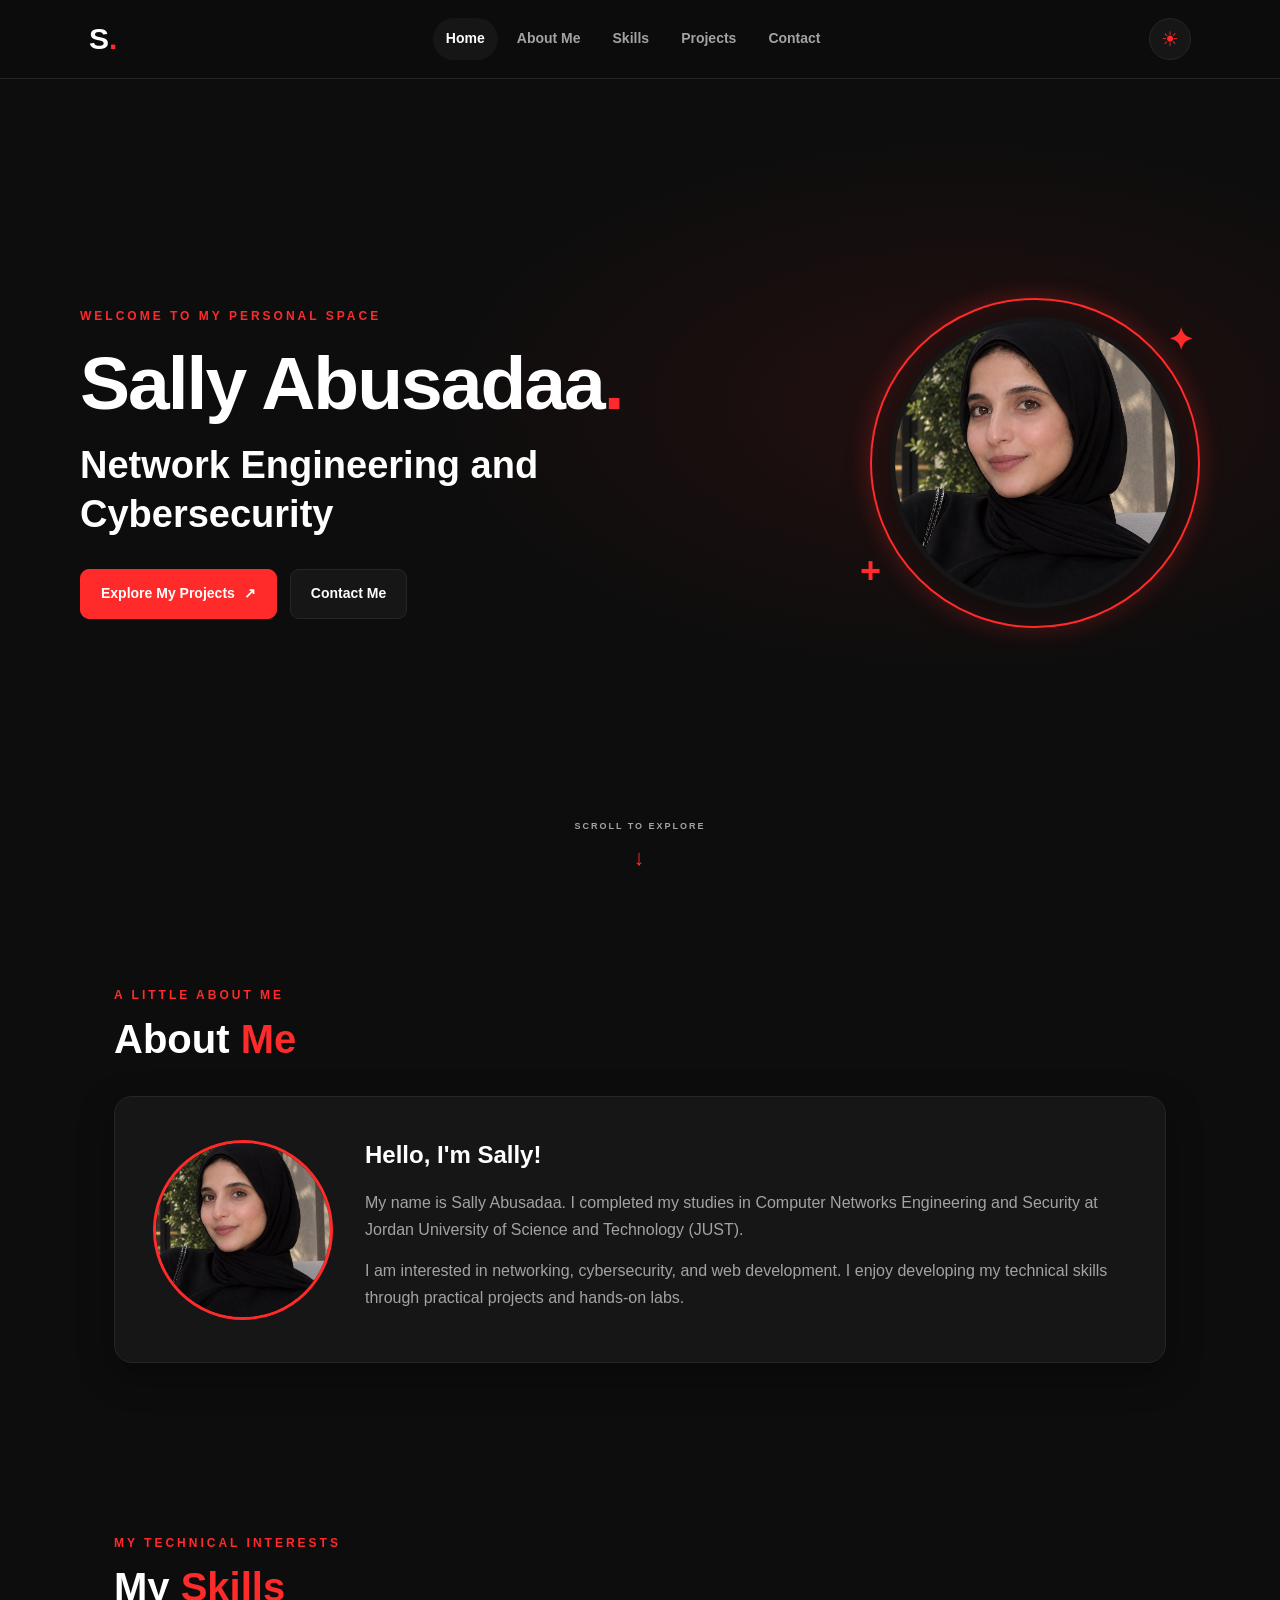
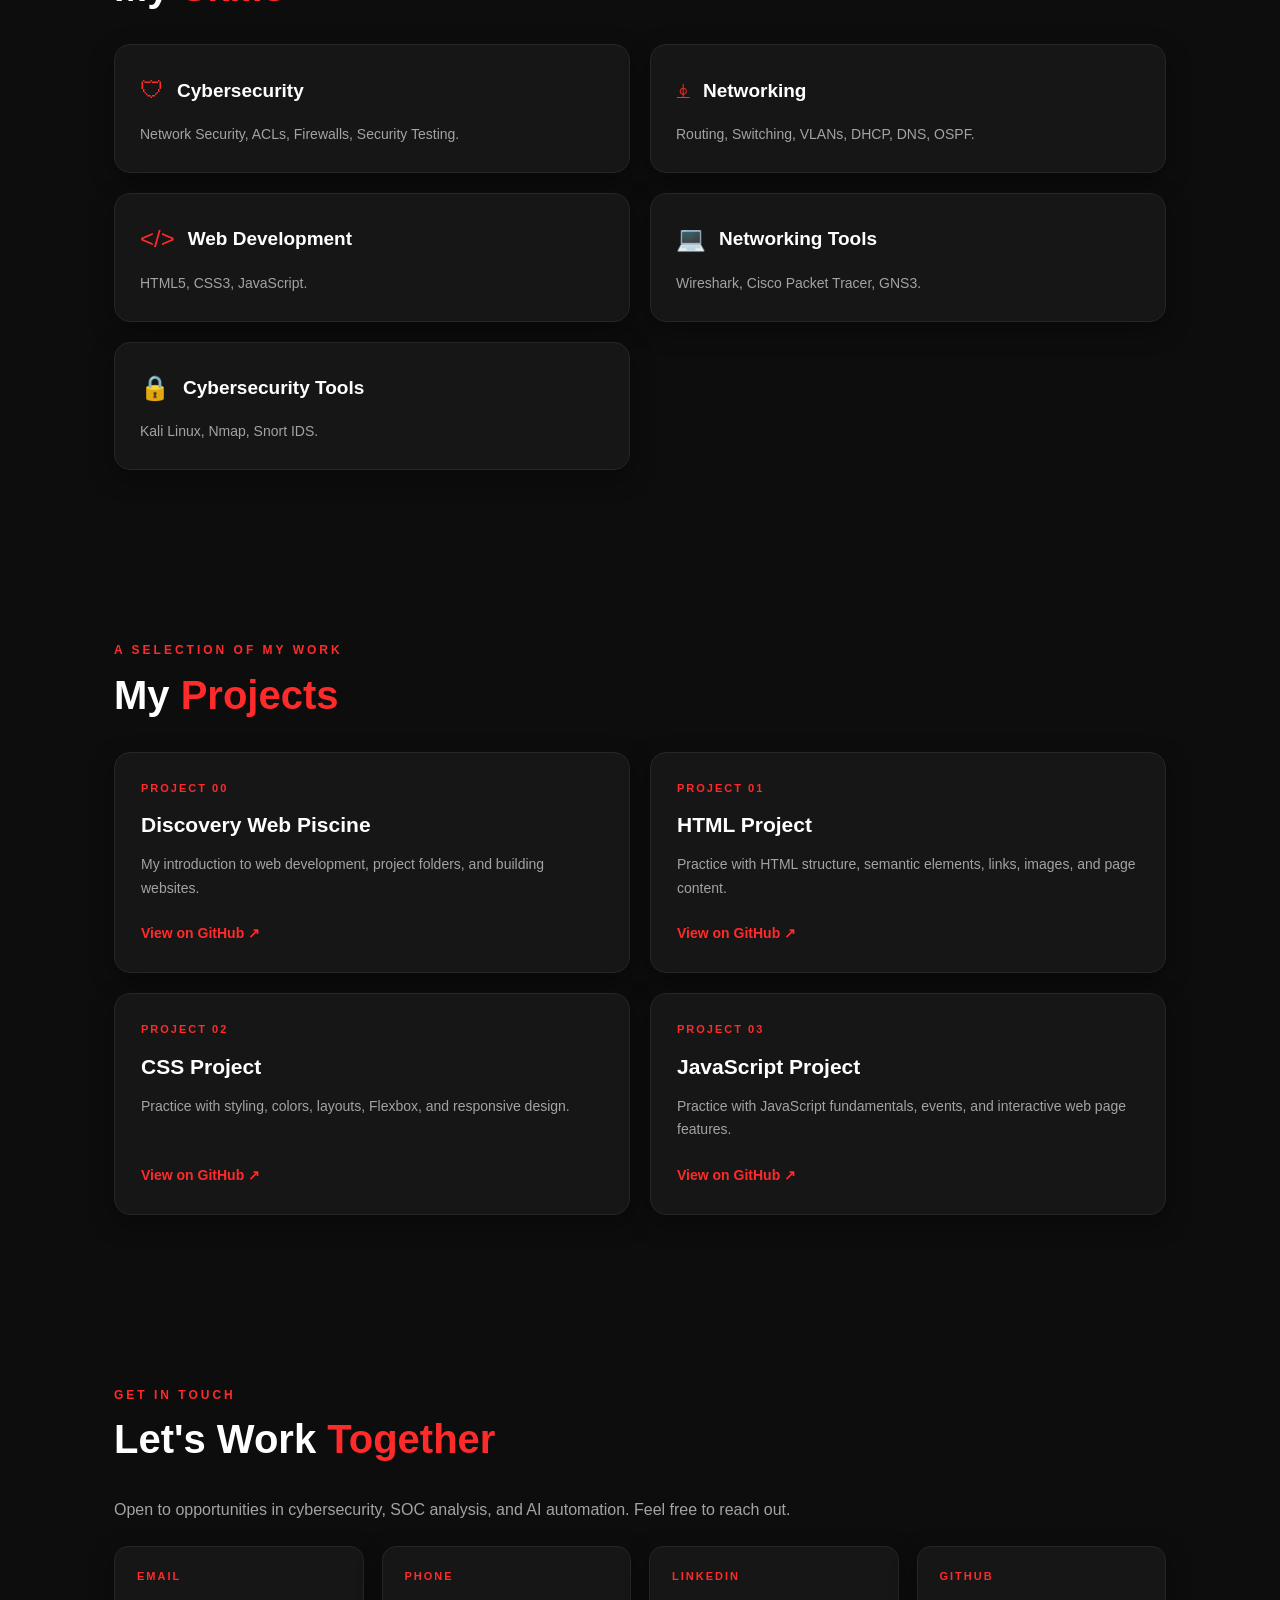
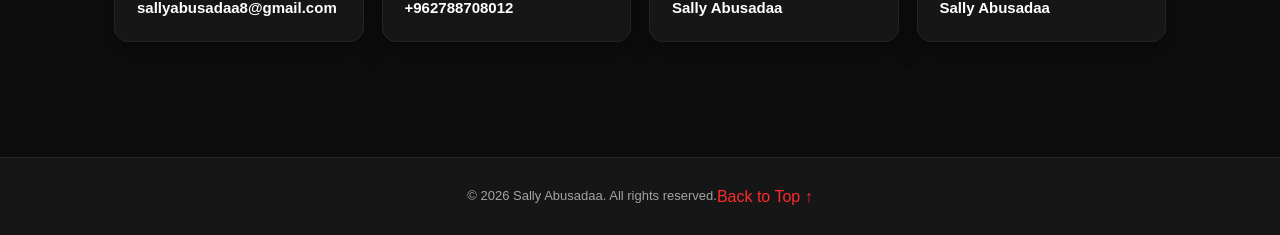
<file: index.html>
<!DOCTYPE html>
<html lang="en">
<head>
    <meta charset="UTF-8">
    <meta name="viewport" content="width=device-width, initial-scale=1.0">
    <meta name="description" content="Sally Abusadaa's personal portfolio in networking, cybersecurity, and web development.">
    <title>Sally Abusadaa | Personal Portfolio</title>
    <link rel="stylesheet" href="style.css">
    <script src="script.js" defer></script>
</head>
<body>

    <header class="site-header">
        <nav class="navbar" aria-label="Main navigation">
            <a href="#home" class="logo">S<span>.</span></a>

            <div class="nav-links">
                <a href="#home" class="nav-btn active">Home</a>
                <a href="#about" class="nav-btn">About Me</a>
                <a href="#skills" class="nav-btn">Skills</a>
                <a href="#projects" class="nav-btn">Projects</a>
                <a href="#contact" class="nav-btn">Contact</a>
            </div>

            <button id="themeToggle" class="theme-toggle" type="button" aria-label="Switch to light theme" title="Switch theme">☀</button>
        </nav>
    </header>

    <main>
        <section id="home" class="hero">
            <div class="hero-container">
                <div class="hero-text">
                    <p class="hero-eyebrow">WELCOME TO MY PERSONAL SPACE</p>
                    <h1 class="portfolio-title">Sally Abusadaa<span class="title-dot">.</span></h1>
                    <h2 class="hero-name">Network Engineering and Cybersecurity</h2>

                    <div class="hero-buttons">
                        <a href="#projects" class="main-button">Explore My Projects <span>↗</span></a>
                        <a href="#contact" class="secondary-button">Contact Me</a>
                    </div>
                </div>

                <div class="hero-image-container">
                    <div class="red-circle-glow"></div>
                    <div class="hero-image">
                        <img src="assests\picture.jpg.jpg" alt="Portrait of Sally Abusadaa">
                    </div>
                    <span class="image-decoration decoration-one">✦</span>
                    <span class="image-decoration decoration-two">+</span>
                </div>
            </div>

            <a href="#about" class="scroll-indicator" aria-label="Scroll to About Me">
                <span>SCROLL TO EXPLORE</span>
                <span class="scroll-arrow">↓</span>
            </a>
        </section>

        <section id="about" class="section">
            <p class="small-title">A LITTLE ABOUT ME</p>
            <h2 class="section-title">About <span>Me</span></h2>

            <div class="about-card">
                <div class="about-image">
                    <img src="assests\picture.jpg.jpg" alt="Sally Abusadaa" loading="lazy">
                </div>

                <div class="about-content">
                    <h3>Hello, I'm Sally!</h3>
                    <p>
                        My name is Sally Abusadaa. I completed my studies
                        in Computer Networks Engineering and Security at
                        Jordan University of Science and Technology (JUST).
                    </p>
                    <p>
                        I am interested in networking, cybersecurity, and
                        web development. I enjoy developing my technical
                        skills through practical projects and hands-on labs.
                    </p>
                </div>
            </div>
        </section>

        <section id="skills" class="section">
            <p class="small-title">MY TECHNICAL INTERESTS</p>
            <h2 class="section-title">My <span>Skills</span></h2>

            <div class="skills-grid">
                <article class="skill-card">
                    <div class="skill-header">
                        <span class="skill-icon" aria-hidden="true">&#128737;</span>
                        <h3>Cybersecurity</h3>
                    </div>
                    <p>Network Security, ACLs, Firewalls, Security Testing.</p>
                </article>

                <article class="skill-card">
                    <div class="skill-header">
                        <span class="skill-icon" aria-hidden="true">&#9038;</span>
                        <h3>Networking</h3>
                    </div>
                    <p>Routing, Switching, VLANs, DHCP, DNS, OSPF.</p>
                </article>

                <article class="skill-card">
                    <div class="skill-header">
                        <span class="skill-icon" aria-hidden="true">&lt;/&gt;</span>
                        <h3>Web Development</h3>
                    </div>
                    <p>HTML5, CSS3, JavaScript.</p>
                </article>

                <article class="skill-card">
                    <div class="skill-header">
                        <span class="skill-icon" aria-hidden="true">&#128187;</span>
                        <h3>Networking Tools</h3>
                    </div>
                    <p>Wireshark, Cisco Packet Tracer, GNS3.</p>
                </article>

                <article class="skill-card">
                    <div class="skill-header">
                        <span class="skill-icon" aria-hidden="true">&#128274;</span>
                        <h3>Cybersecurity Tools</h3>
                    </div>
                    <p>Kali Linux, Nmap, Snort IDS.</p>
                </article>
            </div>
        </section>

        <section id="projects" class="section">
            <p class="small-title">A SELECTION OF MY WORK</p>
            <h2 class="section-title">My <span>Projects</span></h2>

            <div class="projects-grid">
                <article class="project-card">
                    <p class="project-number">PROJECT 00</p>
                    <h3>Discovery Web Piscine</h3>
                    <p>My introduction to web development, project folders, and building websites.</p>
                    <a href="https://github.com/sallyabusadaa8-alt/discovery-web-piscine" target="_blank" rel="noopener noreferrer">View on GitHub ↗</a>
                </article>

                <article class="project-card">
                    <p class="project-number">PROJECT 01</p>
                    <h3>HTML Project</h3>
                    <p>Practice with HTML structure, semantic elements, links, images, and page content.</p>
                    <a href="https://github.com/sallyabusadaa8-alt/project_html" target="_blank" rel="noopener noreferrer">View on GitHub ↗</a>
                </article>

                <article class="project-card">
                    <p class="project-number">PROJECT 02</p>
                    <h3>CSS Project</h3>
                    <p>Practice with styling, colors, layouts, Flexbox, and responsive design.</p>
                    <a href="https://github.com/sallyabusadaa8-alt/Project_css" target="_blank" rel="noopener noreferrer">View on GitHub ↗</a>
                </article>

                <article class="project-card">
                    <p class="project-number">PROJECT 03</p>
                    <h3>JavaScript Project</h3>
                    <p>Practice with JavaScript fundamentals, events, and interactive web page features.</p>
                    <a href="https://github.com/sallyabusadaa8-alt/project3-java" target="_blank" rel="noopener noreferrer">View on GitHub ↗</a>
                </article>
            </div>
        </section>

        <section id="contact" class="section">
    <p class="small-title">GET IN TOUCH</p>
    <h2 class="section-title">Let's Work <span>Together</span></h2>

    <p class="contact-intro">
        Open to opportunities in cybersecurity, SOC analysis, and AI automation.
        Feel free to reach out.
    </p>

    <div class="contact-cards">
        <a href="https://mail.google.com/mail/?view=cm&fs=1&to=sallyabusadaa8@gmail.com&su=Portfolio%20Contact&body=Hello%20Sally,"
   target="_blank"
   rel="noopener noreferrer"
   class="contact-card-item">
    <span class="contact-label">EMAIL</span>
    <span class="contact-value">sallyabusadaa8@gmail.com</span>
</a>

        <a href="tel:+962 788708012" class="contact-card-item">
            <span class="contact-label">PHONE</span>
            <span class="contact-value">+962788708012</span>
        </a>

        <a href="https://www.linkedin.com" target="_blank" rel="noopener noreferrer" class="contact-card-item">
            <span class="contact-label">LINKEDIN</span>
            <span class="contact-value">Sally Abusadaa</span>
        </a>

        <a href="https://github.com/sallyabusadaa8-alt" target="_blank" rel="noopener noreferrer" class="contact-card-item">
            <span class="contact-label">GITHUB</span>
            <span class="contact-value">Sally Abusadaa</span>
        </a>
    </div>
</section>

        
    </main>

    <footer>
        <p>© 2026 Sally Abusadaa. All rights reserved.</p>
        <a href="#home">Back to Top ↑</a>
    </footer>

</body>
</html>
</file>
<file: style.css>
* {
    margin: 0;
    padding: 0;
    box-sizing: border-box;
}

:root {
    color-scheme: dark;
    --background: #0d0d0d;
    --card: #161616;
    --text: #ffffff;
    --muted: #a3a3a3;
    --red: #ff2a2a;
    --border: #262626;
    --header-bg: rgba(13, 13, 13, 0.88);
    --input-bg: #101010;
    --shadow: rgba(0, 0, 0, 0.35);
}

body.light-mode {
    color-scheme: light;
    --background: #fff8f8;
    --card: #ffffff;
    --text: #202020;
    --muted: #666666;
    --red: #e51f36;
    --border: #f0d7da;
    --header-bg: rgba(255, 248, 248, 0.92);
    --input-bg: #ffffff;
    --shadow: rgba(100, 20, 30, 0.08);
}

html {
    scroll-behavior: smooth;
    scroll-padding-top: 100px;
}

body {
    min-width: 320px;
    font-family: Arial, Helvetica, sans-serif;
    background: var(--background);
    color: var(--text);
    line-height: 1.7;
    transition: background 0.3s ease, color 0.3s ease;
}

body,
button,
input,
textarea {
    font-family: Arial, Helvetica, sans-serif;
}

img {
    display: block;
    max-width: 100%;
}

a {
    color: var(--red);
    text-decoration: none;
}

button,
input,
textarea {
    font: inherit;
}

button,
a {
    -webkit-tap-highlight-color: transparent;
}

button:focus-visible,
a:focus-visible,
input:focus-visible,
textarea:focus-visible {
    outline: 2px solid var(--red);
    outline-offset: 4px;
}

section {
    scroll-margin-top: 95px;
}

/* Header & Nav */
.site-header {
    position: fixed;
    top: 0;
    left: 0;
    width: 100%;
    z-index: 100;
    background: var(--header-bg);
    backdrop-filter: blur(14px);
    -webkit-backdrop-filter: blur(14px);
    border-bottom: 1px solid var(--border);
}

.navbar {
    width: min(1150px, 100%);
    min-height: 78px;
    margin: auto;
    padding: 14px 24px;
    display: flex;
    justify-content: space-between;
    align-items: center;
    gap: 20px;
}

.logo {
    color: var(--text);
    font-size: 30px;
    font-weight: 900;
    line-height: 1;
    flex-shrink: 0;
}

.logo span {
    color: var(--red);
}

.nav-links {
    display: flex;
    justify-content: center;
    align-items: center;
    flex-wrap: wrap;
    gap: 6px;
}

.nav-links a {
    color: var(--muted);
    font-size: 14px;
    font-weight: 600;
    padding: 9px 13px;
    border-radius: 22px;
    transition: background 0.25s ease, color 0.25s ease;
}

.nav-links a:hover,
.nav-links a.active {
    color: var(--text);
    background: var(--card);
}

.theme-toggle {
    width: 42px;
    height: 42px;
    display: grid;
    place-items: center;
    flex-shrink: 0;
    border: 1px solid var(--border);
    border-radius: 50%;
    background: var(--card);
    color: var(--red);
    cursor: pointer;
    font-size: 20px;
    transition: transform 0.25s ease;
}

.theme-toggle:hover {
    transform: rotate(15deg);
}

/* Hero Section */
.hero {
    min-height: 100vh;
    min-height: 100svh;
    position: relative;
    display: flex;
    align-items: center;
    justify-content: center;
    padding: 125px 24px 100px;
    overflow: hidden;
    background:
        radial-gradient(
            ellipse at 75% 45%,
            rgba(255, 42, 42, 0.09),
            transparent 40%
        ),
        var(--background);
}

.hero-container {
    width: min(1120px, 100%);
    margin: auto;
    display: flex;
    align-items: center;
    justify-content: space-between;
    gap: clamp(35px, 6vw, 90px);
}

.hero-text {
    flex: 1 1 560px;
    min-width: 0;
    order: 1;
}

.hero-eyebrow {
    margin-bottom: 18px;
    color: var(--red);
    font-size: 12px;
    font-weight: 800;
    letter-spacing: 3px;
}

.portfolio-title {
    font-size: clamp(35px, 7vw, 75px);
    font-weight: 900;
    line-height: 1.06;
    letter-spacing: -2px;
    overflow-wrap: anywhere;
}

.portfolio-title span:first-child {
    color: var(--red);
}

.portfolio-title .title-dot {
    color: var(--text);
}

.hero-name {
    margin-top: 17px;
    font-size: clamp(25px, 3.2vw, 38px);
    font-weight: 700;
    line-height: 1.3;
}

.hero-description {
    margin-top: 15px;
    color: var(--muted);
    font-size: clamp(13px, 1.5vw, 16px);
}

.hero-description span {
    padding: 0 5px;
    color: var(--red);
}

.hero-buttons {
    display: flex;
    flex-wrap: wrap;
    align-items: center;
    gap: 13px;
    margin-top: 30px;
}

.main-button,
.secondary-button {
    min-height: 48px;
    display: inline-flex;
    justify-content: center;
    align-items: center;
    gap: 9px;
    padding: 12px 20px;
    border-radius: 9px;
    font-size: 14px;
    font-weight: 700;
    text-align: center;
    cursor: pointer;
    transition: transform 0.25s ease, background 0.25s ease;
}

.main-button {
    border: 1px solid var(--red);
    background: var(--red);
    color: #ffffff;
}

.main-button:hover {
    background: #d91e1e;
    transform: translateY(-2px);
}

.secondary-button {
    border: 1px solid var(--border);
    background: var(--card);
    color: var(--text);
}

.secondary-button:hover {
    border-color: var(--red);
    transform: translateY(-2px);
}

.hero-note {
    margin-top: 24px;
    color: var(--muted);
    font-size: 12px;
}

.hero-image-container {
    position: relative;
    width: clamp(220px, 29vw, 330px);
    aspect-ratio: 1;
    flex: 0 0 auto;
    display: grid;
    place-items: center;
    order: 2;
}

.red-circle-glow {
    position: absolute;
    inset: 0;
    border: 2px solid var(--red);
    border-radius: 50%;
    box-shadow:
        0 0 25px rgba(255, 42, 42, 0.28),
        inset 0 0 25px rgba(255, 42, 42, 0.08);
    animation: pulseGlow 3s ease-in-out infinite alternate;
}

.hero-image {
    position: relative;
    z-index: 1;
    width: 88%;
    height: 88%;
    overflow: hidden;
    border: 5px solid var(--card);
    border-radius: 50%;
    background: var(--card);
}

.hero-image img {
    width: 100%;
    height: 100%;
    object-fit: cover;
    object-position: center;
}

.image-decoration {
    position: absolute;
    z-index: 2;
    color: var(--red);
    font-size: 30px;
    font-weight: 700;
}

.decoration-one {
    top: 5%;
    right: 2%;
}

.decoration-two {
    bottom: 8%;
    left: -3%;
    font-size: 36px;
}

.scroll-indicator {
    position: absolute;
    bottom: 24px;
    left: 50%;
    transform: translateX(-50%);
    display: flex;
    flex-direction: column;
    align-items: center;
    gap: 4px;
    color: var(--muted);
    font-size: 9px;
    font-weight: 700;
    letter-spacing: 2px;
    white-space: nowrap;
}

.scroll-arrow {
    color: var(--red);
    font-size: 22px;
    animation: arrowBounce 1.4s ease-in-out infinite;
}

@keyframes pulseGlow {
    from {
        transform: scale(0.98);
        box-shadow: 0 0 18px rgba(255, 42, 42, 0.2);
    }
    to {
        transform: scale(1.02);
        box-shadow: 0 0 38px rgba(255, 42, 42, 0.45);
    }
}

@keyframes arrowBounce {
    0%, 100% {
        transform: translateY(0);
    }
    50% {
        transform: translateY(5px);
    }
}


.section {
    width: min(1100px, 100%);
    margin: auto;
    padding: 85px 24px;
}

.small-title {
    margin-bottom: 9px;
    color: var(--red);
    font-size: 12px;
    font-weight: 800;
    letter-spacing: 3px;
}

.section-title {
    margin-bottom: 32px;
    font-size: clamp(29px, 4vw, 40px);
    font-weight: 800;
    line-height: 1.25;
}

.section-title span {
    color: var(--red);
}

/* About Me */
.about-card {
    display: flex;
    align-items: center;
    gap: 32px;
    padding: clamp(20px, 4vw, 38px);
    background: var(--card);
    border: 1px solid var(--border);
    border-radius: 18px;
    box-shadow: 0 12px 35px var(--shadow);
}

.about-image {
    width: 180px;
    aspect-ratio: 1;
    flex: 0 0 auto;
    overflow: hidden;
    border: 3px solid var(--red);
    border-radius: 50%;
    background: var(--background);
}

.about-image img {
    width: 100%;
    height: 100%;
    object-fit: cover;
}

.about-content {
    flex: 1;
    min-width: 0;
}

.about-content h3 {
    margin-bottom: 13px;
    font-size: 24px;
}

.about-content p {
    margin-bottom: 13px;
    color: var(--muted);
}

.text-link {
    display: inline-block;
    margin-top: 5px;
    font-weight: 700;
}

.text-link:hover {
    text-decoration: underline;
}


.skills-grid {
    display: grid;
    grid-template-columns: repeat(2, minmax(0, 1fr));
    gap: 20px;
}

.skill-card {
    min-width: 0;
    padding: 25px;
    background: var(--card);
    border: 1px solid var(--border);
    border-radius: 16px;
    box-shadow: 0 8px 25px var(--shadow);
    transition: transform 0.25s ease, border-color 0.25s ease;
}

.skill-card:hover {
    transform: translateY(-4px);
    border-color: var(--red);
}

.skill-header {
    display: flex;
    align-items: center;
    gap: 13px;
    margin-bottom: 12px;
}

.skill-icon {
    flex: 0 0 auto;
    color: var(--red);
    font-size: 24px;
}

.skill-header h3 {
    font-size: 19px;
}

.skill-card p {
    color: var(--muted);
    font-size: 14px;
    overflow-wrap: anywhere;
}

/* Projects */
.projects-grid {
    display: grid;
    grid-template-columns: repeat(2, minmax(0, 1fr));
    gap: 20px;
}

.project-card {
    min-width: 0;
    display: flex;
    flex-direction: column;
    align-items: flex-start;
    padding: 26px;
    background: var(--card);
    border: 1px solid var(--border);
    border-radius: 16px;
    box-shadow: 0 8px 25px var(--shadow);
    transition: transform 0.25s ease, border-color 0.25s ease;
}

.project-card:hover {
    transform: translateY(-4px);
    border-color: var(--red);
}

.project-number {
    color: var(--red);
    font-size: 11px;
    font-weight: 800;
    letter-spacing: 2px;
}

.project-card h3 {
    margin: 10px 0;
    font-size: 21px;
}

.project-card > p:not(.project-number) {
    margin-bottom: 22px;
    color: var(--muted);
    font-size: 14px;
}

.project-card a {
    margin-top: auto;
    font-size: 14px;
    font-weight: 700;
}

.project-card a:hover {
    text-decoration: underline;
}


.contact-card {
    width: min(680px, 100%);
    padding: clamp(20px, 4vw, 35px);
    background: var(--card);
    border: 1px solid var(--border);
    border-radius: 18px;
    box-shadow: 0 12px 35px var(--shadow);
}

.contact-intro {
    margin-bottom: 22px;
    color: var(--muted);
}

#contactForm {
    display: flex;
    flex-direction: column;
    gap: 18px;
}

.form-group {
    display: flex;
    flex-direction: column;
    gap: 8px;
    width: 100%;
}

#contactForm label {
    font-size: 14px;
    font-weight: 700;
    color: var(--text);
}

#contactForm input,
#contactForm textarea {
    width: 100%;
    padding: 14px 16px;
    border: 1px solid var(--border);
    border-radius: 9px;
    background: var(--input-bg);
    color: var(--text);
    outline: none;
    transition: border-color 0.25s ease, box-shadow 0.25s ease;
}

#contactForm input:focus,
#contactForm textarea:focus {
    border-color: var(--red);
    box-shadow: 0 0 8px rgba(255, 42, 42, 0.25);
}

#contactForm textarea {
    min-height: 140px;
    resize: vertical;
}

#contactForm .main-button {
    align-self: flex-start;
    margin-top: 6px;
}

#formMessage {
    min-height: 20px;
    margin-top: 4px;
    font-size: 14px;
    font-weight: 600;
    overflow-wrap: anywhere;
}

#formMessage.success {
    color: #28a745;
}

#formMessage.error {
    color: var(--red);
}

.contact-links {
    display: flex;
    flex-wrap: wrap;
    gap: 12px 22px;
    margin-top: 28px;
    padding-top: 22px;
    border-top: 1px solid var(--border);
}

.contact-links a {
    font-size: 13px;
    font-weight: 700;
}

.contact-links a:hover {
    text-decoration: underline;
}

/* Footer */
footer {
    display: flex;
    justify-content: center;
    align-items: center;
    padding: 25px 20px;
    border-top: 1px solid var(--border);
    background: var(--card);
    text-align: center;
}

footer p {
    color: var(--muted);
    font-size: 13px;
}

@media (max-width: 900px) {
    .navbar {
        gap: 12px;
        padding-inline: 18px;
    }

    .nav-links {
        gap: 2px;}

    .nav-links a {
        padding: 8px 9px;
        font-size: 13px;
    }

    .hero-container {
        gap: 30px;
    }

    .hero-image-container {
        width: clamp(210px, 30vw, 280px);
    }
}

@media (max-width: 650px) {
    .navbar {
        min-height: auto;
        padding: 12px 14px;
        display: grid;
        grid-template-columns: 1fr auto;
        gap: 12px;
    }

    .logo {
        font-size: 26px;
    }

    .theme-toggle {
        grid-column: 2;
        grid-row: 1;
        width: 38px;
        height: 38px;
    }

    .nav-links {
        grid-column: 1 / -1;
        grid-row: 2;
        width: 100%;
        justify-content: center;
        gap: 4px;
    }

    .nav-links a {
        padding: 7px 9px;
        font-size: 12px;
    }

    .hero {
        min-height: auto;
        padding: 150px 20px 90px;
    }

    .hero-container {
        flex-direction: column;
        text-align: center;
        gap: 32px;
    }

    .hero-text {
        order: 1;
        flex: auto;
        width: 100%;
    }

    .hero-image-container {
        order: 2;
        width: min(65vw, 260px);
    }

    .hero-buttons {
        justify-content: center;
    }

    .section {
        padding: 65px 18px;
    }

    .about-card {
        flex-direction: column;
        align-items: center;
        text-align: center;
    }

    .skills-grid,
    .projects-grid {
        grid-template-columns: minmax(0, 1fr);
    }
}

@media (max-width: 380px) {
    .portfolio-title {
        font-size: 40px;
    }

    .hero-buttons {
        flex-direction: column;
        align-items: stretch;
    }

    .main-button,
    .secondary-button {
        width: 100%;
    }
}
/* ===== Contact Cards (جديد) ===== */
.contact-cards {
    display: grid;
    grid-template-columns: repeat(auto-fit, minmax(220px, 1fr));
    gap: 18px;
    margin-bottom: 30px;
}

.contact-card-item {
    display: flex;
    flex-direction: column;
    gap: 10px;
    padding: 20px 22px;
    background: var(--card);
    border: 1px solid var(--border);
    border-radius: 14px;
    box-shadow: 0 8px 25px var(--shadow);
    color: var(--text);
    text-decoration: none;
    transition: transform 0.25s ease, border-color 0.25s ease;
    word-break: break-word;
}

.contact-card-item:hover {
    transform: translateY(-4px);
    border-color: var(--red);
}

.contact-label {
    color: var(--red);
    font-size: 11px;
    font-weight: 800;
    letter-spacing: 2px;
}

.contact-value {
    color: var(--text);
    font-size: 15px;
    font-weight: 600;
}

/* في الوضع النهاري */
body.light-mode .contact-card-item {
    background: var(--card);
    border-color: var(--border);
}

@media (max-width: 650px) {
    .contact-cards {
        grid-template-columns: minmax(0, 1fr);
    }
}
</file>
